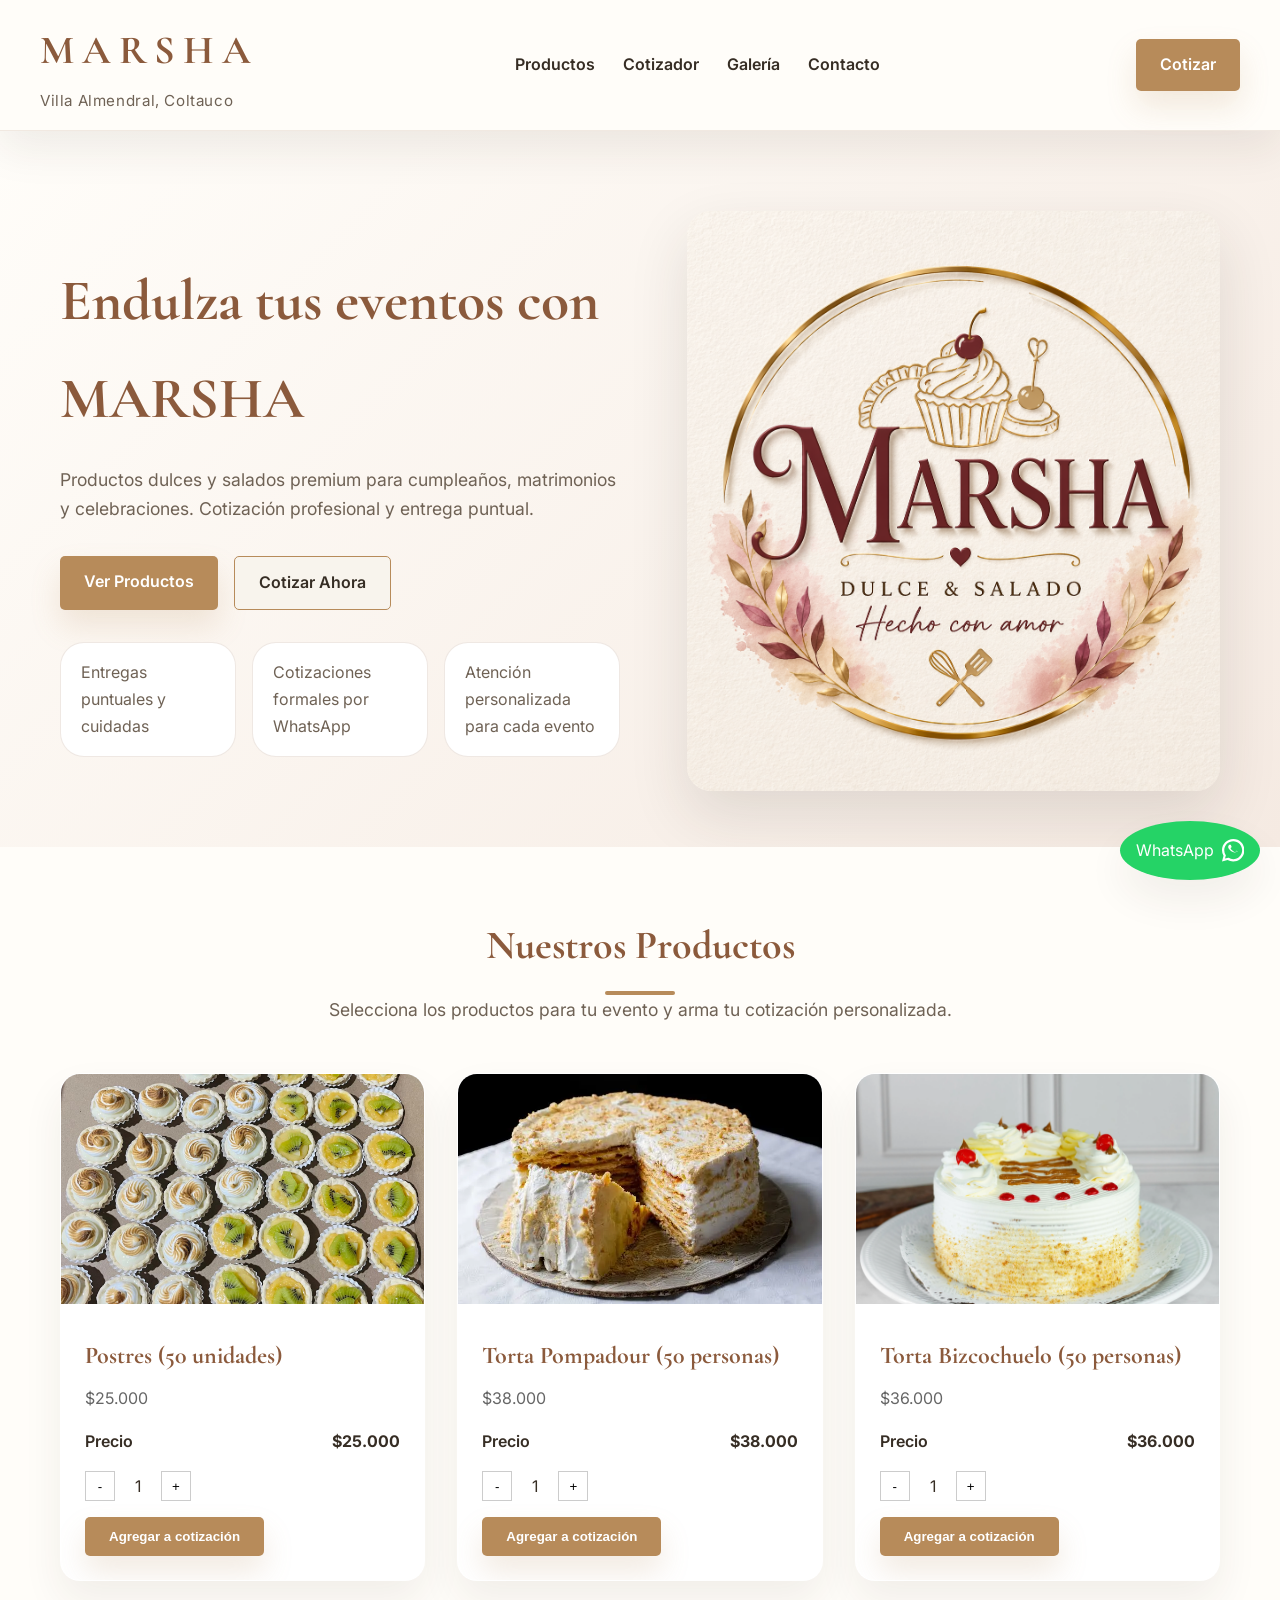
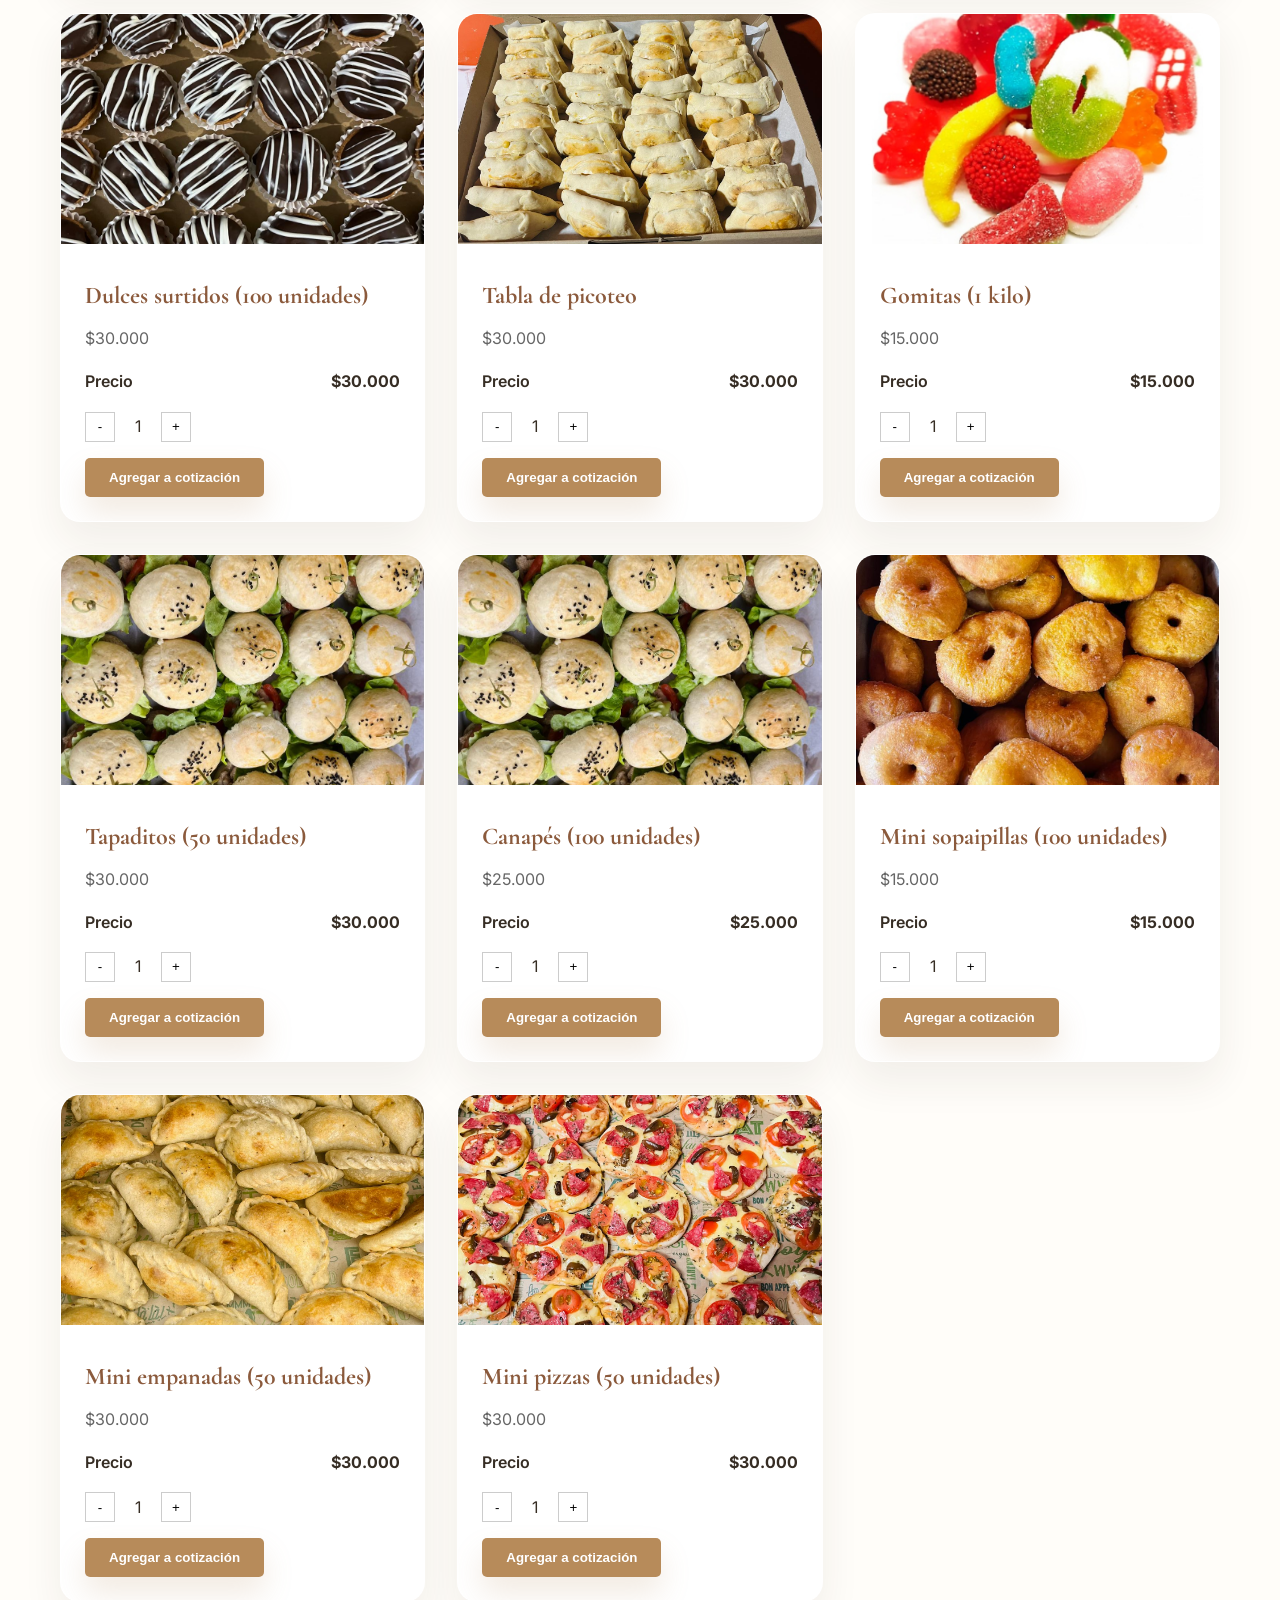
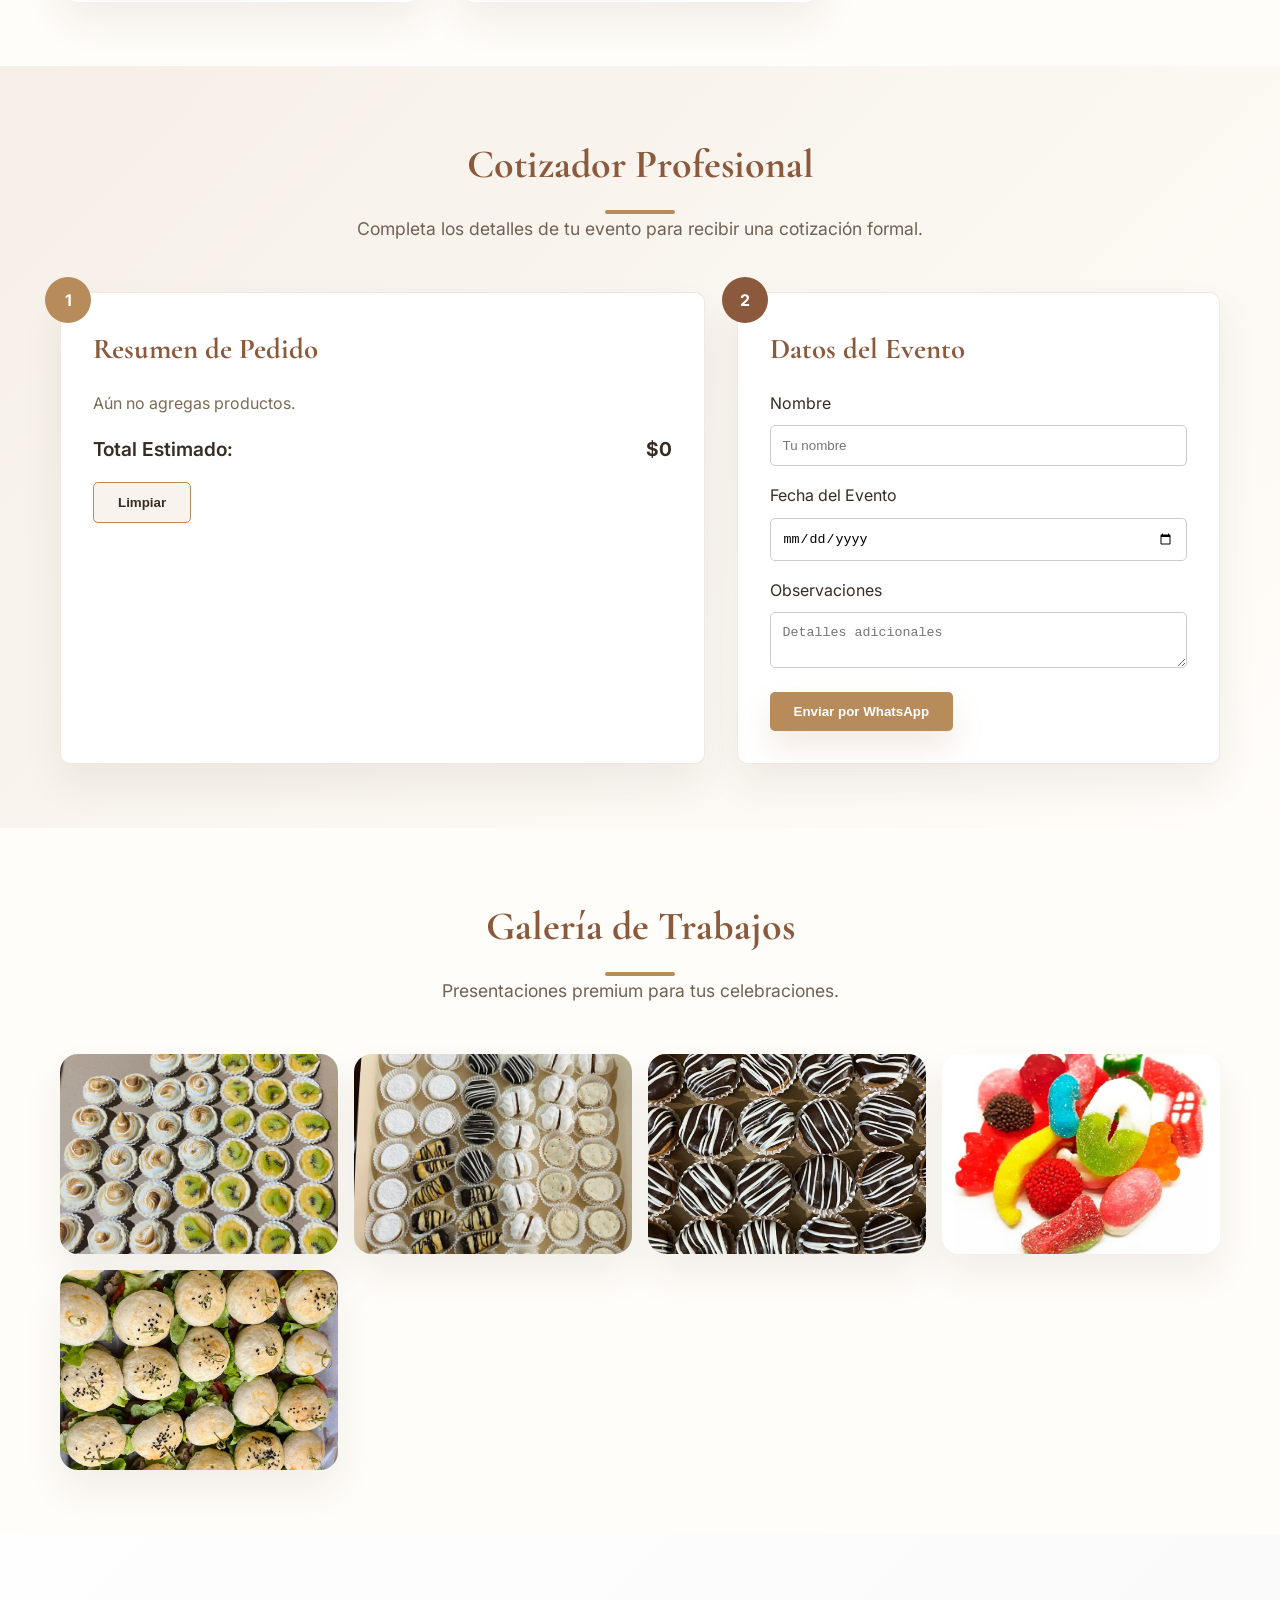
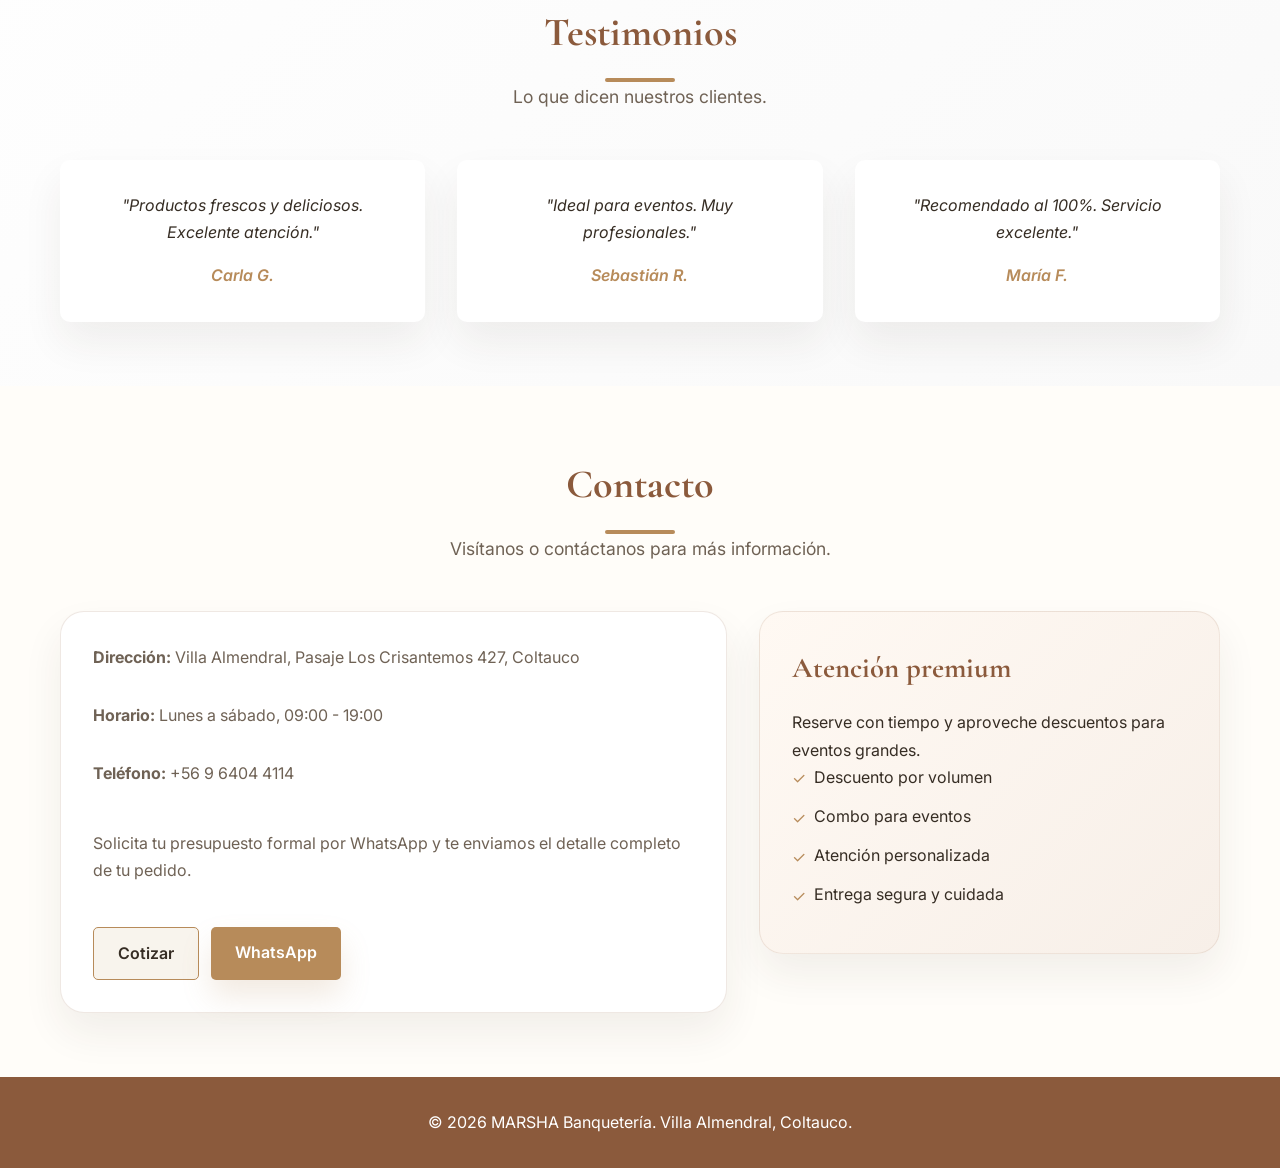
<file: index.html>
<!DOCTYPE html>
<html lang="es">
<head>
  <meta charset="UTF-8" />
  <meta name="viewport" content="width=device-width, initial-scale=1.0" />
  <title>MARSHA Banquetería | Villa Almendral</title>
  <link rel="preconnect" href="https://fonts.googleapis.com" />
  <link rel="preconnect" href="https://fonts.gstatic.com" crossorigin />
  <link href="https://fonts.googleapis.com/css2?family=Cormorant+Garamond:wght@500;600;700&family=Inter:wght@400;500;600;700&display=swap" rel="stylesheet" />
  <link rel="stylesheet" href="styles.css" />
</head>
<body>
  <a id="whatsapp-float" class="whatsapp-float" href="https://wa.me/56964044114" target="_blank" rel="noreferrer">
    <span>WhatsApp</span>
    <svg viewBox="0 0 24 24" aria-hidden="true"><path d="M20.52 3.48A11.89 11.89 0 0012 0C5.37 0 0 5.37 0 12a11.87 11.87 0 001.65 6.06L0 24l5.97-1.56A11.94 11.94 0 0012 24c6.63 0 12-5.37 12-12 0-3.2-1.24-6.19-3.48-8.52zM12 21.6a9.59 9.59 0 01-4.88-1.37l-.35-.2-3.55.93.94-3.47-.23-.36A9.58 9.58 0 012.4 12c0-5.31 4.29-9.6 9.6-9.6s9.6 4.29 9.6 9.6-4.29 9.6-9.6 9.6zm5.31-7.84c-.23-.12-1.38-.68-1.6-.76-.22-.08-.38-.12-.53.12s-.61.76-.75.92-.28.18-.52.06a9.4 9.4 0 01-2.76-1.7 10.02 10.02 0 01-1.86-2.31c-.19-.32 0-.49.14-.61.15-.12.34-.28.51-.42.17-.14.22-.24.33-.4.11-.16.06-.3 0-.42-.06-.12-.53-1.28-.73-1.76-.19-.46-.39-.4-.53-.41h-.45a1.83 1.83 0 00-.67.16 1.45 1.45 0 00-.53.53c-.18.22-.7.69-.7 1.69s.72 1.96.82 2.1c.1.14 1.42 2.32 3.45 3.25 2.42 1.13 2.42.75 2.86.7.44-.06 1.38-.56 1.58-1.1.18-.5.18-.93.12-1.03-.06-.1-.22-.15-.45-.27z"></path></svg>
  </a>

  <header class="site-header">
    <div class="container header-inner">
      <div class="brand">
        <h1>MARSHA</h1>
        <p class="brand-subtitle">Villa Almendral, Coltauco</p>
      </div>
      <nav class="nav-links">
        <a href="#productos">Productos</a>
        <a href="#cotizador">Cotizador</a>
        <a href="#galeria">Galería</a>
        <a href="#contacto">Contacto</a>
      </nav>
      <a class="button button-primary header-button" href="#cotizador">Cotizar</a>
      <button class="hamburger" aria-label="Menú móvil">☰</button>
    </div>
  </header>

  <nav class="mobile-nav">
    <a href="#productos">Productos</a>
    <a href="#cotizador">Cotizar</a>
    <a href="#galeria">Galería</a>
    <a href="#contacto">Contacto</a>
    <a class="button button-primary" href="#cotizador">Cotizar</a>
  </nav>

  <main>
    <section class="hero-section section-animate">
      <div class="container hero-content">
        <div class="hero-text">
          <h2>Endulza tus eventos con MARSHA</h2>
          <p>Productos dulces y salados premium para cumpleaños, matrimonios y celebraciones. Cotización profesional y entrega puntual.</p>
          <div class="hero-actions">
            <a class="button button-primary" href="#productos">Ver Productos</a>
            <a class="button button-secondary" href="#cotizador">Cotizar Ahora</a>
          </div>
          <div class="hero-pill-grid">
            <div class="hero-pill">Entregas puntuales y cuidadas</div>
            <div class="hero-pill">Cotizaciones formales por WhatsApp</div>
            <div class="hero-pill">Atención personalizada para cada evento</div>
          </div>
        </div>
        <div class="hero-image">
          <img src="imagen-11.jpeg" alt="Postres premium" />
        </div>
      </div>
    </section>

    <section id="productos" class="products-section section-animate">
      <div class="container">
        <div class="section-header">
          <h2>Nuestros Productos</h2>
          <p>Selecciona los productos para tu evento y arma tu cotización personalizada.</p>
        </div>
        <div class="products-grid" id="products"></div>
      </div>
    </section>

    <section id="cotizador" class="quote-section section-animate">
      <div class="container">
        <div class="section-header">
          <h2>Cotizador Profesional</h2>
          <p>Completa los detalles de tu evento para recibir una cotización formal.</p>
        </div>
        <div class="quote-layout">
          <div class="cart-panel">
            <h3>Resumen de Pedido</h3>
            <div class="cart-list" id="cart-list">
              <p class="empty-cart">No hay productos seleccionados.</p>
            </div>
            <div class="cart-total">
              <span>Total Estimado:</span>
              <strong id="cart-total">$0</strong>
            </div>
            <button id="reset-cart" class="button button-secondary">Limpiar</button>
          </div>
          <div class="form-panel">
            <h3>Datos del Evento</h3>
            <form class="quote-form">
              <label>
                Nombre
                <input type="text" id="client-name" placeholder="Tu nombre" required />
              </label>
              <label>
                Fecha del Evento
                <input type="date" id="event-date" required />
              </label>
              <label>
                Observaciones
                <textarea id="extra-notes" placeholder="Detalles adicionales"></textarea>
              </label>
              <button id="send-whatsapp" type="button" class="button button-primary">Enviar por WhatsApp</button>
            </form>
          </div>
        </div>
      </div>
    </section>

    <section id="galeria" class="gallery-section section-animate">
      <div class="container">
        <div class="section-header">
          <h2>Galería de Trabajos</h2>
          <p>Presentaciones premium para tus celebraciones.</p>
        </div>
        <div class="gallery-grid">
          <img src="img-04.jpeg" alt="Postres" />
          <img src="img-06.jpeg" alt="Picoteo" />
          <img src="img-07.jpeg" alt="Tabla dulce" />
          <img src="img-12.jpg" alt="Gomitas" />
          <img src="img-08.jpeg" alt="Tapaditos" />
        </div>
      </div>
    </section>

    <section class="testimonials-section section-animate">
      <div class="container">
        <div class="section-header">
          <h2>Testimonios</h2>
          <p>Lo que dicen nuestros clientes.</p>
        </div>
        <div class="testimonials-grid">
          <div class="testimonial">
            <p>"Productos frescos y deliciosos. Excelente atención."</p>
            <cite>Carla G.</cite>
          </div>
          <div class="testimonial">
            <p>"Ideal para eventos. Muy profesionales."</p>
            <cite>Sebastián R.</cite>
          </div>
          <div class="testimonial">
            <p>"Recomendado al 100%. Servicio excelente."</p>
            <cite>María F.</cite>
          </div>
        </div>
      </div>
    </section>

    <section id="contacto" class="contact-section section-animate">
      <div class="container">
        <div class="section-header">
          <h2>Contacto</h2>
          <p>Visítanos o contáctanos para más información.</p>
        </div>
        <div class="contact-content">
          <div class="contact-info">
            <p><strong>Dirección:</strong> Villa Almendral, Pasaje Los Crisantemos 427, Coltauco</p>
            <p><strong>Horario:</strong> Lunes a sábado, 09:00 - 19:00</p>
            <p><strong>Teléfono:</strong> +56 9 6404 4114</p>
            <p class="contact-note">Solicita tu presupuesto formal por WhatsApp y te enviamos el detalle completo de tu pedido.</p>
            <div class="contact-actions">
              <a class="button button-secondary" href="#cotizador">Cotizar</a>
              <a id="contact-whatsapp" class="button button-primary" href="https://wa.me/56964044114" target="_blank" rel="noreferrer">WhatsApp</a>
            </div>
          </div>
          <div class="contact-benefits contact-card">
            <h3>Atención premium</h3>
            <p>Reserve con tiempo y aproveche descuentos para eventos grandes.</p>
            <ul>
              <li>Descuento por volumen</li>
              <li>Combo para eventos</li>
              <li>Atención personalizada</li>
              <li>Entrega segura y cuidada</li>
            </ul>
          </div>
        </div>
      </div>
    </section>
  </main>

  <footer class="site-footer">
    <div class="container">
      <p>&copy; 2026 MARSHA Banquetería. Villa Almendral, Coltauco.</p>
    </div>
  </footer>

  <script src="script.js"></script>
</body>
</html>
</file>
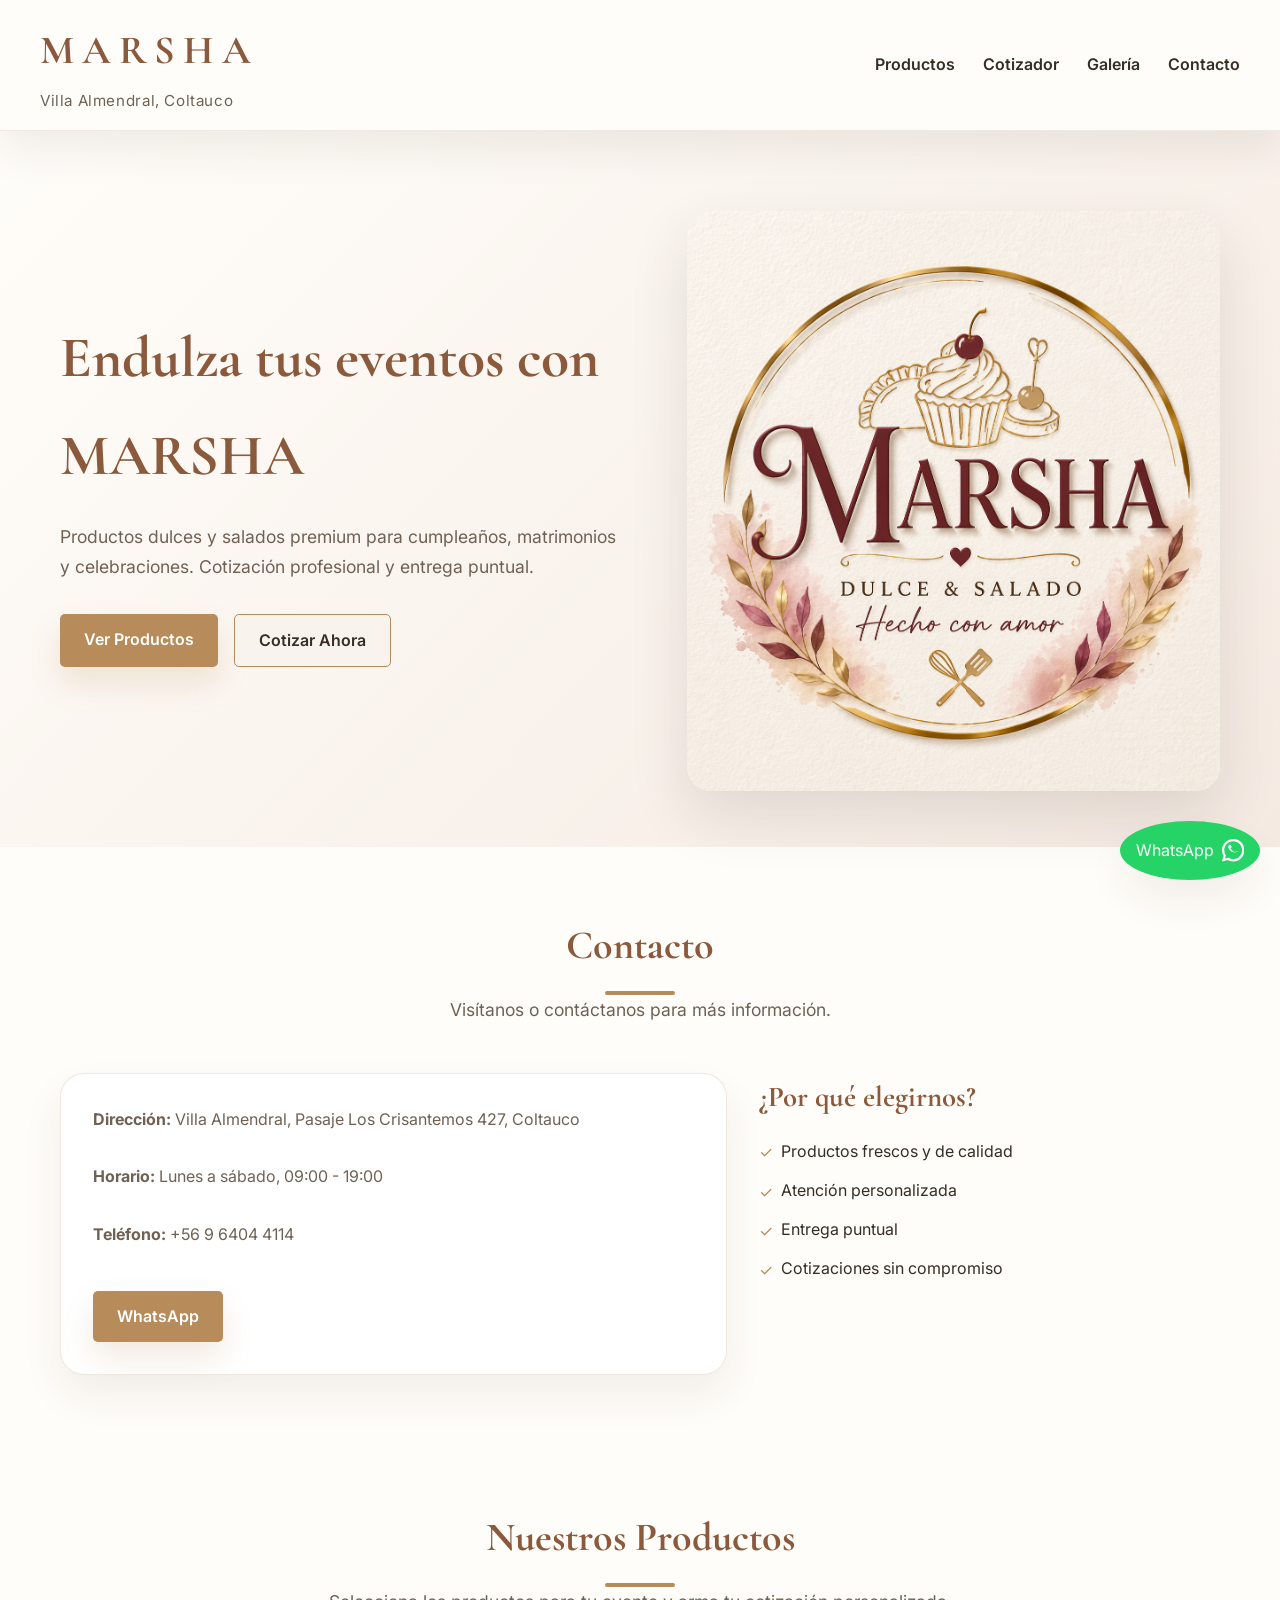
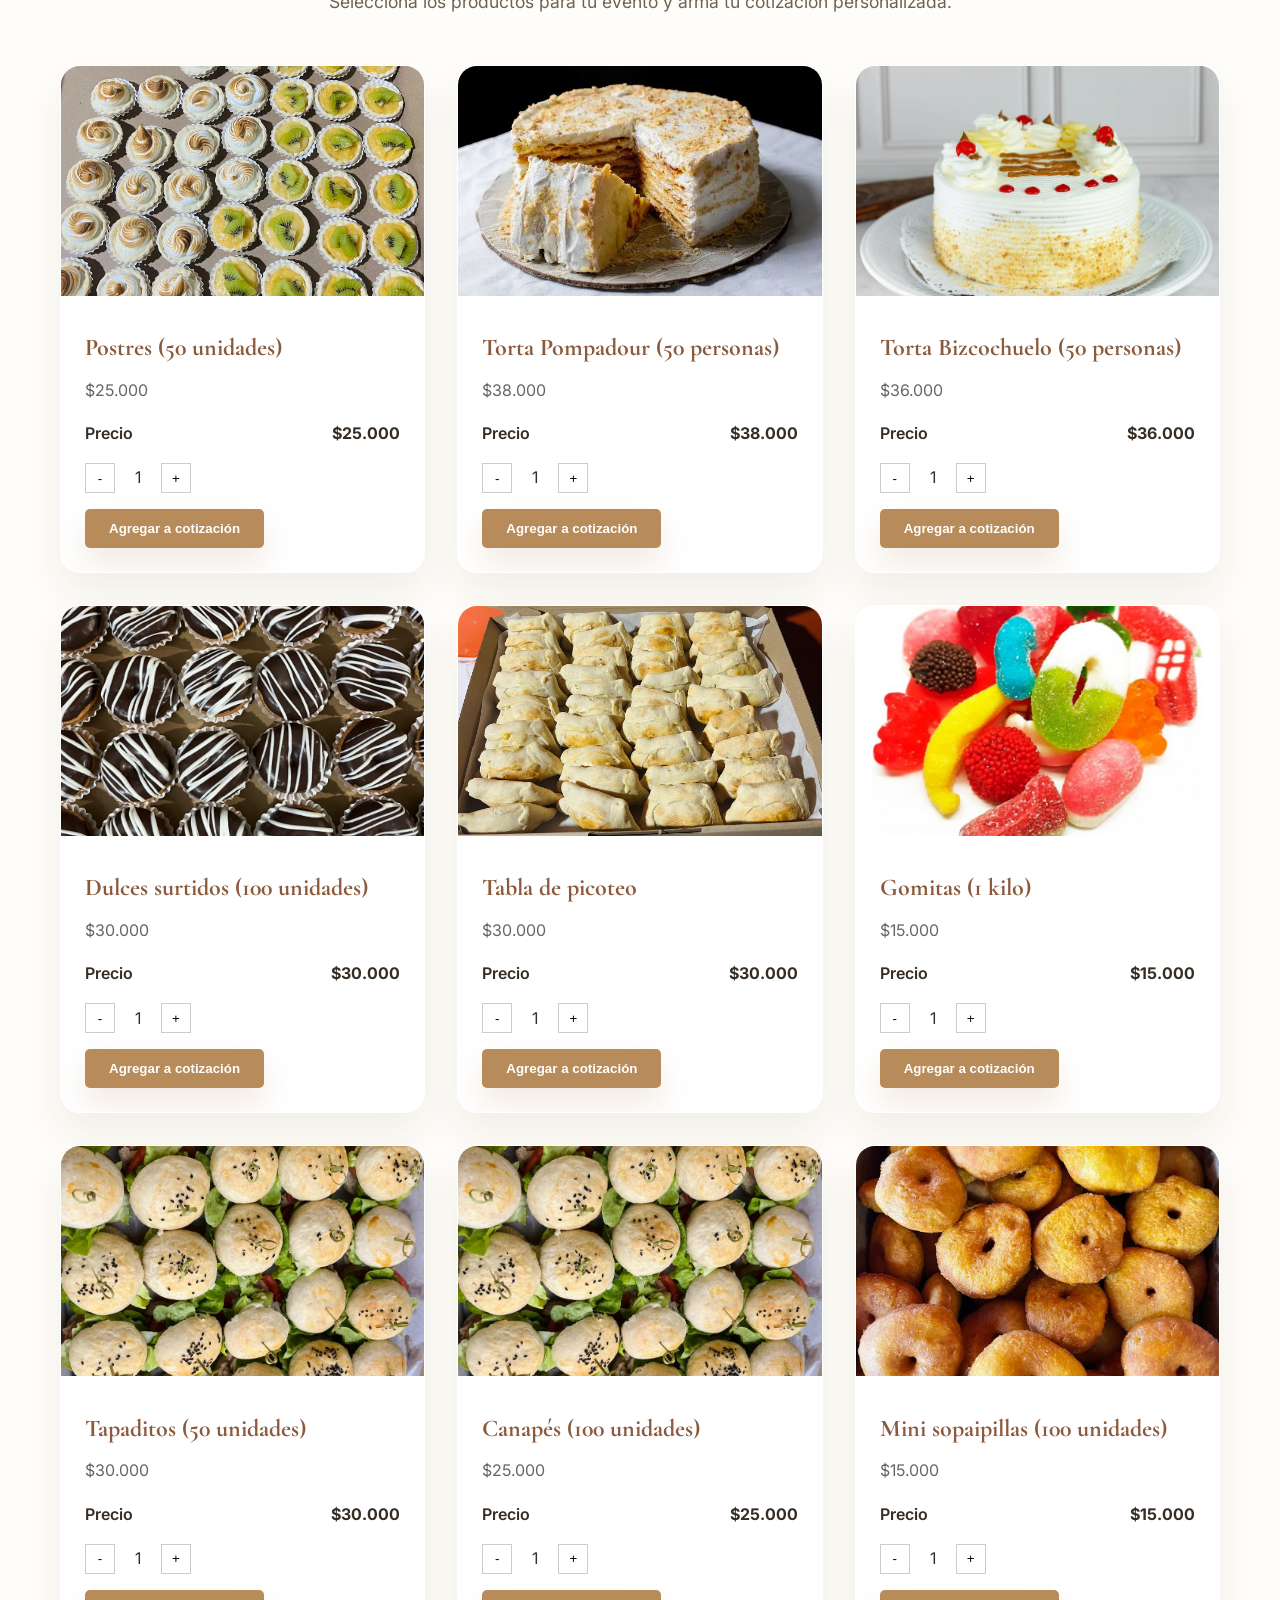
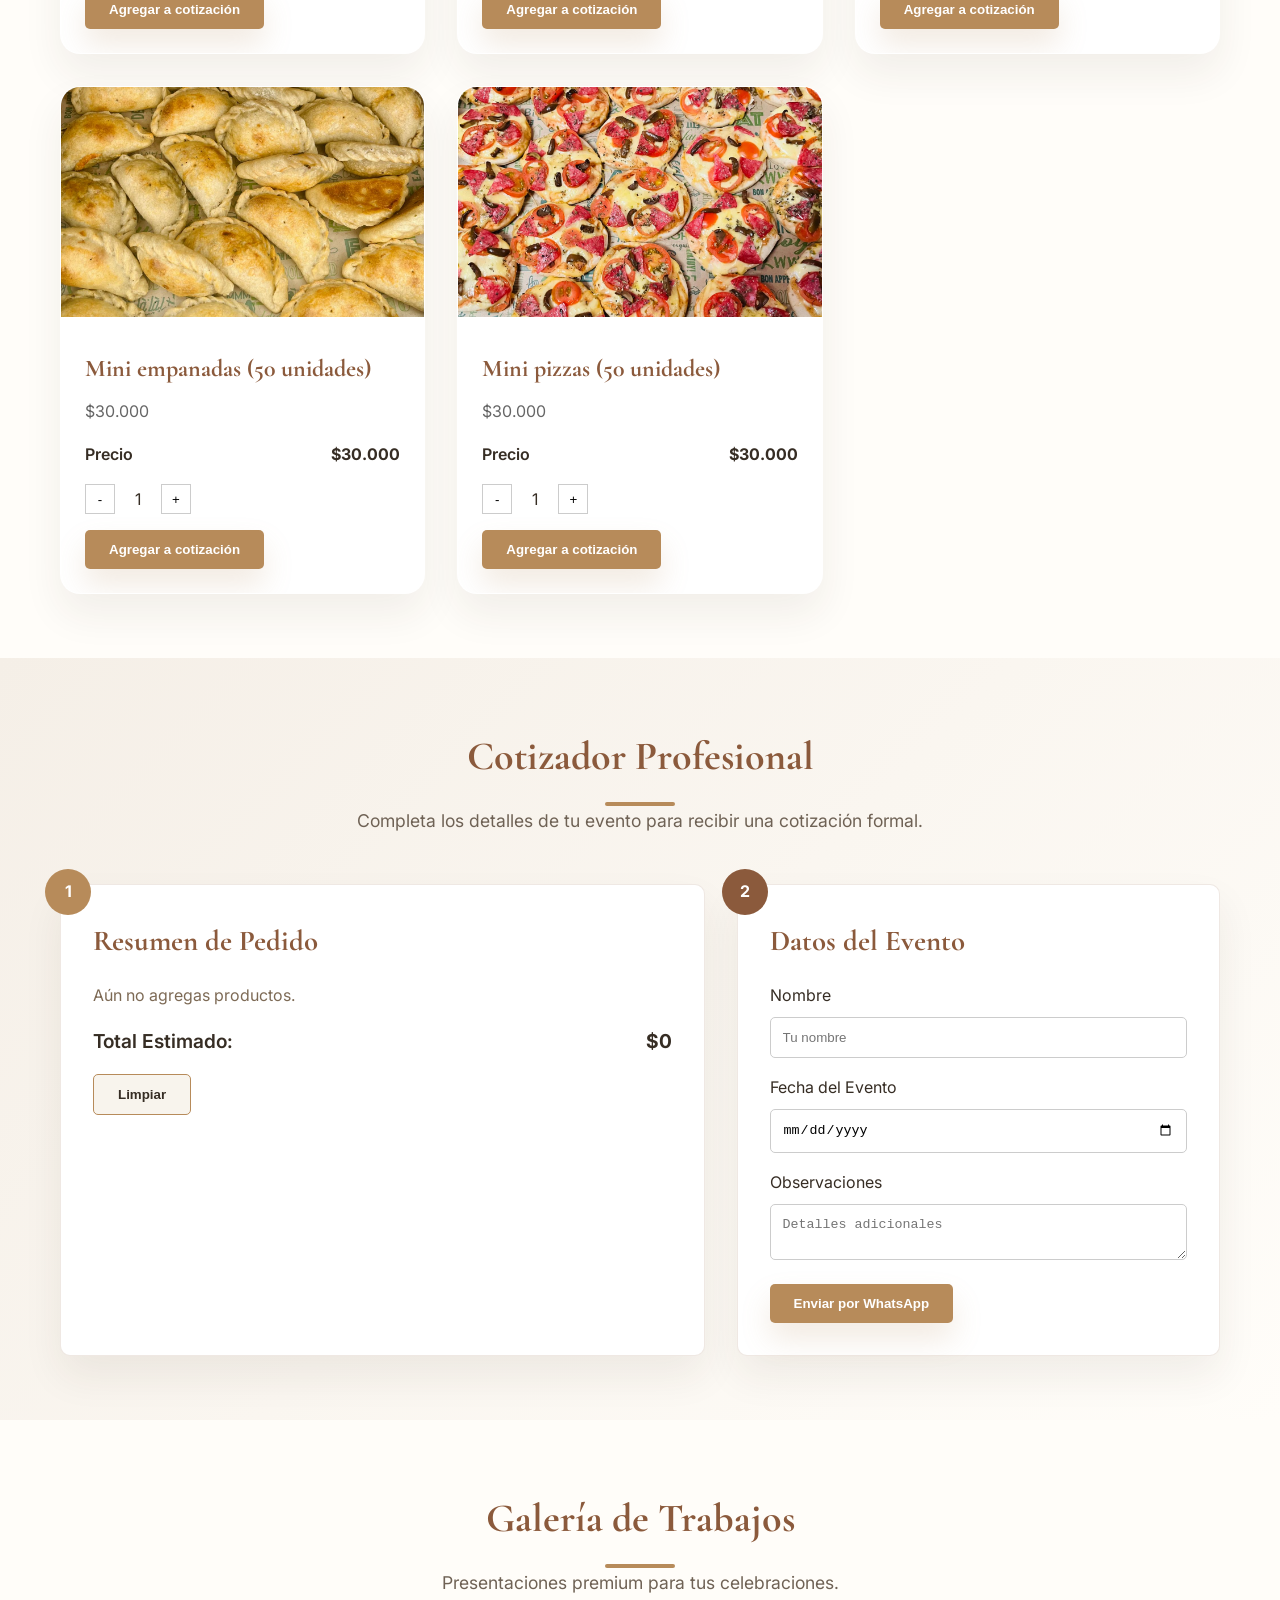
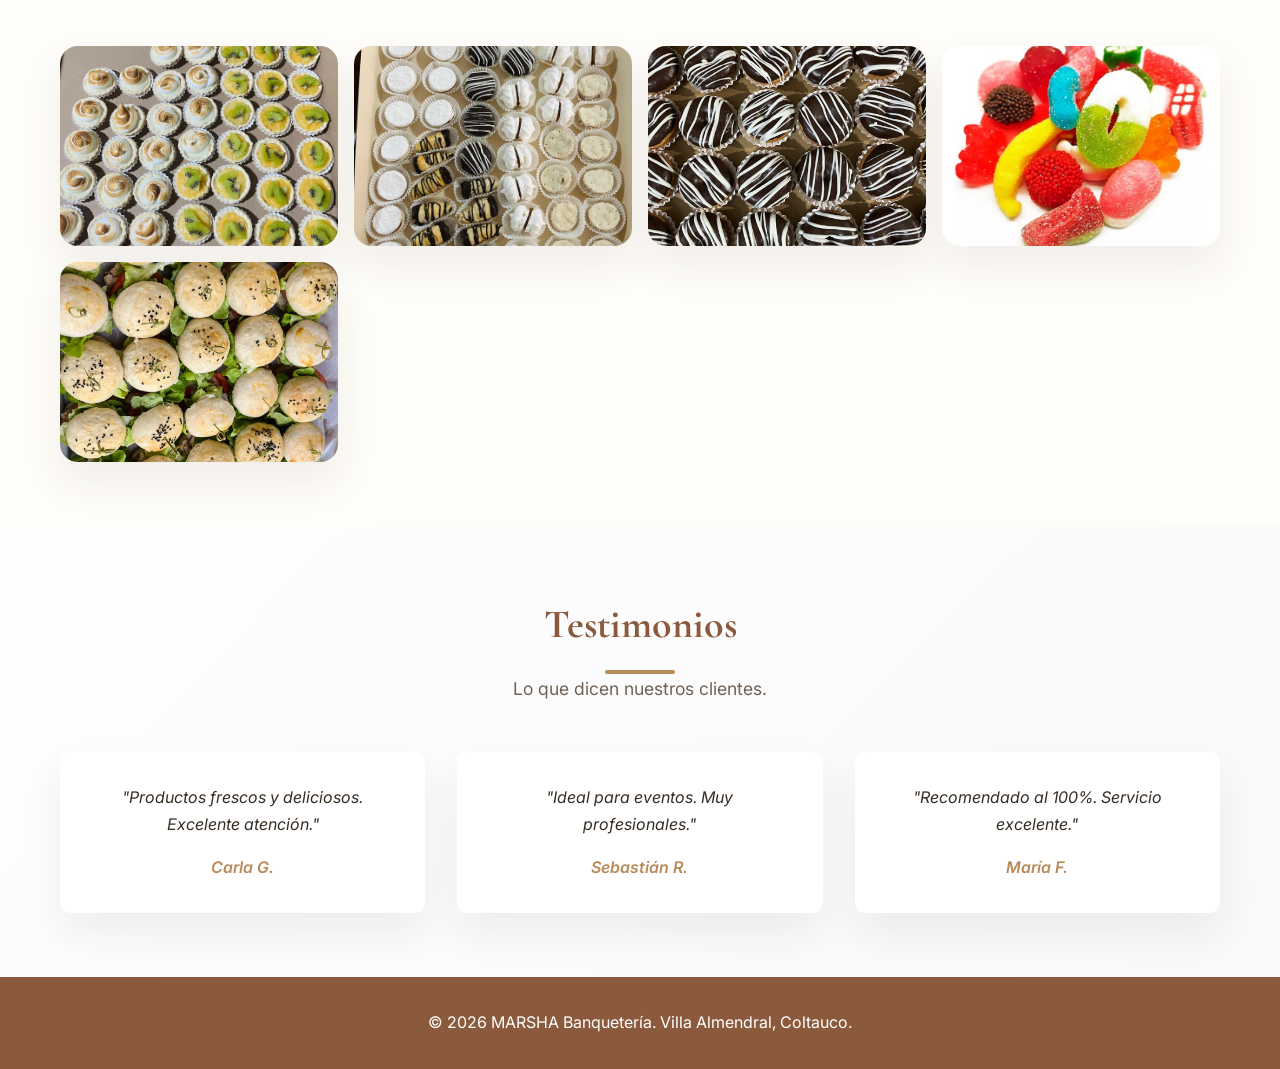
<file: index_new.html>
<!DOCTYPE html>
<html lang="es">
<head>
  <meta charset="UTF-8" />
  <meta name="viewport" content="width=device-width, initial-scale=1.0" />
  <title>MARSHA Banquetería | Villa Almendral</title>
  <link rel="preconnect" href="https://fonts.googleapis.com" />
  <link rel="preconnect" href="https://fonts.gstatic.com" crossorigin />
  <link href="https://fonts.googleapis.com/css2?family=Cormorant+Garamond:wght@500;600;700&family=Inter:wght@400;500;600;700&display=swap" rel="stylesheet" />
  <link rel="stylesheet" href="styles.css" />
</head>
<body>
  <a class="whatsapp-float" href="https://wa.me/56964044114" target="_blank" rel="noreferrer">
    <span>WhatsApp</span>
    <svg viewBox="0 0 24 24" aria-hidden="true"><path d="M20.52 3.48A11.89 11.89 0 0012 0C5.37 0 0 5.37 0 12a11.87 11.87 0 001.65 6.06L0 24l5.97-1.56A11.94 11.94 0 0012 24c6.63 0 12-5.37 12-12 0-3.2-1.24-6.19-3.48-8.52zM12 21.6a9.59 9.59 0 01-4.88-1.37l-.35-.2-3.55.93.94-3.47-.23-.36A9.58 9.58 0 012.4 12c0-5.31 4.29-9.6 9.6-9.6s9.6 4.29 9.6 9.6-4.29 9.6-9.6 9.6zm5.31-7.84c-.23-.12-1.38-.68-1.6-.76-.22-.08-.38-.12-.53.12s-.61.76-.75.92-.28.18-.52.06a9.4 9.4 0 01-2.76-1.7 10.02 10.02 0 01-1.86-2.31c-.19-.32 0-.49.14-.61.15-.12.34-.28.51-.42.17-.14.22-.24.33-.4.11-.16.06-.3 0-.42-.06-.12-.53-1.28-.73-1.76-.19-.46-.39-.4-.53-.41h-.45a1.83 1.83 0 00-.67.16 1.45 1.45 0 00-.53.53c-.18.22-.7.69-.7 1.69s.72 1.96.82 2.1c.1.14 1.42 2.32 3.45 3.25 2.42 1.13 2.42.75 2.86.7.44-.06 1.38-.56 1.58-1.1.18-.5.18-.93.12-1.03-.06-.1-.22-.15-.45-.27z"></path></svg>
  </a>

  <header class="site-header">
    <div class="container header-inner">
      <div class="brand">
        <h1>MARSHA</h1>
        <p class="brand-subtitle">Villa Almendral, Coltauco</p>
      </div>
      <nav class="nav-links">
        <a href="#productos">Productos</a>
        <a href="#cotizador">Cotizador</a>
        <a href="#galeria">Galería</a>
        <a href="#contacto">Contacto</a>
      </nav>
      <button class="hamburger" aria-label="Menú móvil">☰</button>
    </div>
  </header>

  <nav class="mobile-nav">
    <a href="#productos">Productos</a>
    <a href="#cotizador">Cotizador</a>
    <a href="#galeria">Galería</a>
    <a href="#contacto">Contacto</a>
    <a class="button button-primary" href="https://wa.me/56964044114" target="_blank" rel="noreferrer">Cotizar</a>
  </nav>

  <main>
    <section class="hero-section">
      <div class="container hero-content">
        <div class="hero-text">
          <h2>Endulza tus eventos con MARSHA</h2>
          <p>Productos dulces y salados premium para cumpleaños, matrimonios y celebraciones. Cotización profesional y entrega puntual.</p>
          <div class="hero-actions">
            <a class="button button-primary" href="#productos">Ver Productos</a>
            <a class="button button-secondary" href="#cotizador">Cotizar Ahora</a>
          </div>
        </div>
        <div class="hero-image">
          <img src="imagen-11.jpeg" alt="Postres premium" />
        </div>
      </div>
    </section>

    <section id="contacto" class="contact-section">
      <div class="container">
        <div class="section-header">
          <h2>Contacto</h2>
          <p>Visítanos o contáctanos para más información.</p>
        </div>
        <div class="contact-content">
          <div class="contact-info">
            <p><strong>Dirección:</strong> Villa Almendral, Pasaje Los Crisantemos 427, Coltauco</p>
            <p><strong>Horario:</strong> Lunes a sábado, 09:00 - 19:00</p>
            <p><strong>Teléfono:</strong> +56 9 6404 4114</p>
            <a class="button button-primary" href="https://wa.me/56964044114" target="_blank" rel="noreferrer">WhatsApp</a>
          </div>
          <div class="contact-benefits">
            <h3>¿Por qué elegirnos?</h3>
            <ul>
              <li>Productos frescos y de calidad</li>
              <li>Atención personalizada</li>
              <li>Entrega puntual</li>
              <li>Cotizaciones sin compromiso</li>
            </ul>
          </div>
        </div>
      </div>
    </section>

    <section id="productos" class="products-section">
      <div class="container">
        <div class="section-header">
          <h2>Nuestros Productos</h2>
          <p>Selecciona los productos para tu evento y arma tu cotización personalizada.</p>
        </div>
        <div class="products-grid" id="products"></div>
      </div>
    </section>

    <section id="cotizador" class="quote-section">
      <div class="container">
        <div class="section-header">
          <h2>Cotizador Profesional</h2>
          <p>Completa los detalles de tu evento para recibir una cotización formal.</p>
        </div>
        <div class="quote-layout">
          <div class="cart-panel">
            <h3>Resumen de Pedido</h3>
            <div class="cart-list" id="cart-list">
              <p class="empty-cart">No hay productos seleccionados.</p>
            </div>
            <div class="cart-total">
              <span>Total Estimado:</span>
              <strong id="cart-total">$0</strong>
            </div>
            <button id="reset-cart" class="button button-secondary">Limpiar</button>
          </div>
          <div class="form-panel">
            <h3>Datos del Evento</h3>
            <form class="quote-form">
              <label>
                Nombre
                <input type="text" id="client-name" placeholder="Tu nombre" required />
              </label>
              <label>
                Fecha del Evento
                <input type="date" id="event-date" required />
              </label>
              <label>
                Observaciones
                <textarea id="extra-notes" placeholder="Detalles adicionales"></textarea>
              </label>
              <button id="send-whatsapp" class="button button-primary">Enviar por WhatsApp</button>
            </form>
          </div>
        </div>
      </div>
    </section>

    <section id="galeria" class="gallery-section">
      <div class="container">
        <div class="section-header">
          <h2>Galería de Trabajos</h2>
          <p>Presentaciones premium para tus celebraciones.</p>
        </div>
        <div class="gallery-grid">
          <img src="img-04.jpeg" alt="Postres" />
          <img src="img-06.jpeg" alt="Picoteo" />
          <img src="img-07.jpeg" alt="Tabla dulce" />
          <img src="img-12.jpg" alt="Gomitas" />
          <img src="img-08.jpeg" alt="Tapaditos" />
        </div>
      </div>
    </section>

    <section class="testimonials-section">
      <div class="container">
        <div class="section-header">
          <h2>Testimonios</h2>
          <p>Lo que dicen nuestros clientes.</p>
        </div>
        <div class="testimonials-grid">
          <div class="testimonial">
            <p>"Productos frescos y deliciosos. Excelente atención."</p>
            <cite>Carla G.</cite>
          </div>
          <div class="testimonial">
            <p>"Ideal para eventos. Muy profesionales."</p>
            <cite>Sebastián R.</cite>
          </div>
          <div class="testimonial">
            <p>"Recomendado al 100%. Servicio excelente."</p>
            <cite>María F.</cite>
          </div>
        </div>
      </div>
    </section>
  </main>

  <footer class="site-footer">
    <div class="container">
      <p>&copy; 2026 MARSHA Banquetería. Villa Almendral, Coltauco.</p>
    </div>
  </footer>

  <script src="script.js"></script>
</body>
</html>
</file>
<file: styles.css>
:root {
  --primary-color: #b78b5a;
  --secondary-color: #f8f4ed;
  --accent-color: #8b5a3c;
  --text-color: #362d24;
  --text-muted: #6f6255;
  --bg-color: #fffdf9;
  --surface: #ffffff;
  --surface-soft: #f5efe7;
  --border: rgba(139, 90, 60, 0.14);
  --shadow: 0 20px 40px rgba(51, 40, 29, 0.07);
  --shadow-strong: 0 24px 60px rgba(51, 40, 29, 0.12);
  font-family: 'Inter', sans-serif;
}

html {
  scroll-behavior: smooth;
}

* {
  margin: 0;
  padding: 0;
  box-sizing: border-box;
}

body {
  background: radial-gradient(circle at top left, rgba(255, 250, 243, 0.95), rgba(255, 250, 243, 1) 35%);
  color: var(--text-color);
  line-height: 1.7;
}

.container {
  max-width: 1200px;
  margin: 0 auto;
  padding: 0 20px;
}

.hamburger {
  display: none;
  background: none;
  border: none;
  font-size: 1.5rem;
  cursor: pointer;
  color: var(--text-color);
  padding: 0.5rem;
}

.mobile-nav {
  display: none;
  position: absolute;
  top: 100%;
  left: 0;
  right: 0;
  background: rgba(255, 253, 249, 0.95);
  box-shadow: 0 20px 50px rgba(51, 40, 29, 0.08);
  flex-direction: column;
  padding: 1rem;
  gap: 1rem;
  z-index: 1000;
}

.mobile-nav a {
  text-decoration: none;
  color: var(--text-color);
  font-weight: 600;
  padding: 0.5rem 0;
  border-bottom: 1px solid rgba(139, 90, 60, 0.1);
}

.mobile-nav.active {
  display: flex;
}

.site-header {
  background: rgba(255, 253, 249, 0.95);
  backdrop-filter: blur(12px);
  box-shadow: 0 18px 40px rgba(51, 40, 29, 0.08);
  position: sticky;
  top: 0;
  z-index: 100;
  border-bottom: 1px solid rgba(139, 90, 60, 0.12);
}

.header-inner {
  display: flex;
  justify-content: space-between;
  align-items: center;
  padding: 1rem 0;
  gap: 1rem;
}

.brand h1 {
  font-family: 'Cormorant Garamond', serif;
  font-size: 2.5rem;
  color: var(--accent-color);
  letter-spacing: 0.2em;
  text-transform: uppercase;
}

.brand-subtitle {
  font-size: 0.95rem;
  color: var(--text-muted);
  margin-top: 0.25rem;
  letter-spacing: 0.04em;
}

.nav-links {
  display: flex;
  gap: 1.75rem;
  flex-wrap: wrap;
  align-items: center;
}

.nav-links a {
  position: relative;
  text-decoration: none;
  color: var(--text-color);
  font-weight: 600;
  transition: color 0.25s ease, transform 0.25s ease;
}

.nav-links a::after {
  content: '';
  position: absolute;
  left: 0;
  bottom: -6px;
  width: 0;
  height: 2px;
  background: var(--primary-color);
  transition: width 0.25s ease;
}

.nav-links a:hover,
.nav-links a.active {
  color: var(--primary-color);
  transform: translateY(-1px);
}

.nav-links a:hover::after,
.nav-links a.active::after {
  width: 100%;
}

.header-button {
  white-space: nowrap;
}

.button {
  display: inline-block;
  padding: 0.75rem 1.5rem;
  text-decoration: none;
  border: none;
  border-radius: 5px;
  font-weight: 600;
  cursor: pointer;
  transition: all 0.25s ease;
}

.button-primary {
  background-color: var(--primary-color);
  color: white;
  box-shadow: 0 16px 30px rgba(183, 139, 90, 0.18);
}

.button-primary:hover {
  background-color: var(--accent-color);
  transform: translateY(-1px);
}

.button-secondary {
  background-color: var(--secondary-color);
  color: var(--text-color);
  border: 1px solid var(--primary-color);
}

.button-secondary:hover {
  background-color: var(--primary-color);
  color: white;
}

.hero-section {
  background: linear-gradient(135deg, #fffdf9 0%, #f5eae2 100%);
  padding: 5rem 0 3rem;
}

.hero-content {
  display: grid;
  grid-template-columns: minmax(0, 1.1fr) minmax(320px, 1fr);
  gap: 2.5rem;
  align-items: center;
}

.hero-text {
  max-width: 560px;
}

.hero-text h2 {
  font-family: 'Cormorant Garamond', serif;
  font-size: clamp(2.8rem, 5vw, 3.6rem);
  margin-bottom: 1rem;
  color: var(--accent-color);
}

.hero-text p {
  font-size: 1.1rem;
  color: var(--text-muted);
  margin-bottom: 2rem;
}

.hero-actions {
  display: flex;
  gap: 1rem;
  flex-wrap: wrap;
  margin-bottom: 2rem;
}

.hero-pill-grid {
  display: grid;
  grid-template-columns: repeat(3, minmax(0, 1fr));
  gap: 1rem;
}

.hero-pill {
  background: var(--surface);
  border: 1px solid var(--border);
  border-radius: 1.5rem;
  padding: 1rem 1.25rem;
  color: var(--text-muted);
  box-shadow: inset 0 0 0 rgba(0, 0, 0, 0.02);
  transition: transform 0.3s ease, box-shadow 0.3s ease, border-color 0.3s ease;
}

.hero-pill:hover {
  transform: translateY(-3px);
  border-color: var(--primary-color);
  box-shadow: 0 18px 40px rgba(88, 60, 35, 0.08);
}

.hero-image img {
  width: 100%;
  border-radius: 24px;
  box-shadow: var(--shadow-strong);
  transition: transform 0.4s ease;
}

.hero-image img:hover {
  transform: scale(1.02);
}

.section-animate {
  opacity: 0;
  transform: translateY(24px);
  transition: opacity 0.8s ease, transform 0.8s ease;
}

.section-animate.is-visible {
  opacity: 1;
  transform: translateY(0);
}

.products-section {
  padding: 4rem 0;
  background-color: var(--bg-color);
}

.section-header {
  text-align: center;
  margin-bottom: 3rem;
}

.section-header h2 {
  position: relative;
  font-family: 'Cormorant Garamond', serif;
  font-size: 2.5rem;
  color: var(--accent-color);
  margin-bottom: 1rem;
}

.section-header h2::after {
  content: '';
  width: 70px;
  height: 4px;
  background: var(--primary-color);
  position: absolute;
  left: 50%;
  transform: translateX(-50%);
  bottom: -1rem;
  border-radius: 999px;
}

.section-header p {
  color: var(--text-muted);
  font-size: 1.1rem;
}

.products-grid {
  display: grid;
  grid-template-columns: repeat(auto-fit, minmax(300px, 1fr));
  gap: 2rem;
}

.product-card {
  background: var(--surface);
  border-radius: 20px;
  overflow: hidden;
  box-shadow: var(--shadow);
  transition: transform 0.35s ease, box-shadow 0.35s ease, border-color 0.35s ease;
  border: 1px solid transparent;
}

.product-card:hover {
  transform: translateY(-6px);
  box-shadow: var(--shadow-strong);
  border-color: rgba(183, 139, 90, 0.22);
}

.product-card img {
  width: 100%;
  height: 230px;
  object-fit: cover;
}

.product-card-body {
  padding: 1.5rem;
}

.product-card h4 {
  font-family: 'Cormorant Garamond', serif;
  font-size: 1.5rem;
  margin-bottom: 0.5rem;
  color: var(--accent-color);
}

.product-card p {
  color: #666;
  margin-bottom: 1rem;
}

.product-price {
  display: flex;
  justify-content: space-between;
  align-items: center;
  margin-bottom: 1rem;
  font-weight: 600;
}

.quantity-selector {
  display: flex;
  align-items: center;
  gap: 0.5rem;
  margin-bottom: 1rem;
}

.quantity-selector button {
  width: 30px;
  height: 30px;
  border: 1px solid #ccc;
  background: white;
  cursor: pointer;
}

.quantity-selector span {
  min-width: 30px;
  text-align: center;
}

.quote-section {
  padding: 4rem 0;
  background: linear-gradient(135deg, #f5efe7 0%, #fffdf9 100%);
}

.quote-layout {
  display: grid;
  grid-template-columns: 1.2fr 0.9fr;
  gap: 2rem;
}

.cart-panel,
.form-panel {
  border: 1px solid var(--border);
}

.cart-panel {
  position: relative;
}

.cart-panel::before {
  content: '1';
  position: absolute;
  top: -16px;
  left: -16px;
  width: 46px;
  height: 46px;
  border-radius: 50%;
  background: var(--primary-color);
  color: white;
  display: grid;
  place-items: center;
  font-weight: 700;
}

.form-panel {
  position: relative;
}

.form-panel::before {
  content: '2';
  position: absolute;
  top: -16px;
  left: -16px;
  width: 46px;
  height: 46px;
  border-radius: 50%;
  background: var(--accent-color);
  color: white;
  display: grid;
  place-items: center;
  font-weight: 700;
}

.quote-form input:focus,
.quote-form textarea:focus,
.quantity-selector button:focus,
.button:focus-visible,
.nav-links a:focus-visible {
  outline: 3px solid rgba(183, 139, 90, 0.25);
  outline-offset: 3px;
}

.cart-panel, .form-panel {
  background: white;
  padding: 2rem;
  border-radius: 10px;
  box-shadow: var(--shadow);
}

.cart-panel h3, .form-panel h3 {
  font-family: 'Cormorant Garamond', serif;
  font-size: 1.8rem;
  margin-bottom: 1rem;
  color: var(--accent-color);
}

.cart-list {
  margin-bottom: 1rem;
}

.cart-item {
  display: flex;
  justify-content: space-between;
  padding: 0.5rem 0;
  border-bottom: 1px solid #eee;
}

.cart-total {
  display: flex;
  justify-content: space-between;
  font-weight: 600;
  font-size: 1.2rem;
  margin-bottom: 1rem;
}

.quote-form label {
  display: block;
  margin-bottom: 1rem;
}

.quote-form input, .quote-form textarea {
  width: 100%;
  padding: 0.75rem;
  border: 1px solid #ccc;
  border-radius: 5px;
  margin-top: 0.5rem;
}

.gallery-section {
  padding: 4rem 0;
  background-color: var(--bg-color);
}

.gallery-grid {
  display: grid;
  grid-template-columns: repeat(auto-fit, minmax(250px, 1fr));
  gap: 1rem;
}

.gallery-grid img {
  width: 100%;
  height: 200px;
  object-fit: cover;
  border-radius: 18px;
  box-shadow: var(--shadow);
  transition: transform 0.35s ease, filter 0.35s ease;
}

.gallery-grid img:hover {
  transform: translateY(-6px);
  filter: saturate(1.05);
  box-shadow: var(--shadow);
}

.testimonials-section {
  padding: 4rem 0;
  background: linear-gradient(135deg, #fefefe 0%, #f9f9f9 100%);
}

.testimonials-grid {
  display: grid;
  grid-template-columns: repeat(auto-fit, minmax(300px, 1fr));
  gap: 2rem;
}

.testimonial {
  background: white;
  padding: 2rem;
  border-radius: 10px;
  box-shadow: var(--shadow);
  text-align: center;
}

.testimonial p {
  font-style: italic;
  margin-bottom: 1rem;
}

.testimonial cite {
  font-weight: 600;
  color: var(--primary-color);
}

.contact-section {
  padding: 4rem 0;
  background-color: var(--bg-color);
}

.contact-content {
  display: grid;
  grid-template-columns: 1.3fr 0.9fr;
  gap: 2rem;
  align-items: start;
}

.contact-info {
  display: grid;
  gap: 1rem;
  padding: 2rem;
  background: var(--surface);
  border: 1px solid var(--border);
  border-radius: 24px;
  box-shadow: var(--shadow);
}

.contact-info p {
  margin-bottom: 0.9rem;
  color: var(--text-muted);
}

.contact-note {
  font-size: 1rem;
  color: #584131;
  line-height: 1.7;
  margin-top: 0.8rem;
}

.contact-actions {
  display: flex;
  gap: 0.75rem;
  flex-wrap: wrap;
}

.contact-info .button {
  width: fit-content;
  margin-top: 0.75rem;
}

.contact-card {
  background: linear-gradient(135deg, #fff9f3 0%, #f7efe8 100%);
  padding: 2rem;
  border-radius: 24px;
  border: 1px solid rgba(139, 90, 60, 0.12);
  box-shadow: var(--shadow);
}

.contact-benefits h3 {
  font-family: 'Cormorant Garamond', serif;
  font-size: 1.8rem;
  margin-bottom: 1rem;
  color: var(--accent-color);
}

.contact-benefits ul {
  list-style: none;
  padding: 0;
}

.contact-benefits li {
  margin-bottom: 0.75rem;
  padding-left: 1.4rem;
  position: relative;
}

.contact-benefits li::before {
  content: '✓';
  position: absolute;
  left: 0;
  top: 0.1rem;
  color: var(--primary-color);
}

.site-footer {
  background-color: var(--accent-color);
  color: white;
  text-align: center;
  padding: 2rem 0;
}

.whatsapp-float {
  position: fixed;
  bottom: 20px;
  right: 20px;
  background-color: #25d366;
  color: white;
  padding: 1rem;
  border-radius: 50%;
  box-shadow: var(--shadow);
  text-decoration: none;
  display: flex;
  align-items: center;
  gap: 0.5rem;
  z-index: 1000;
}

.whatsapp-float:hover {
  background-color: #128c7e;
}

@media (max-width: 768px) {
  .hero-content, .quote-layout, .contact-content {
    grid-template-columns: 1fr;
  }

  .header-inner {
    flex-direction: column;
    gap: 1rem;
  }

  .nav-links {
    display: none;
  }

  .header-button {
    display: none;
  }

  .hamburger {
    display: block;
    align-self: flex-end;
  }

  .mobile-nav {
    display: none;
  }

  .mobile-nav.active {
    display: flex;
  }

  .products-grid, .gallery-grid, .testimonials-grid {
    grid-template-columns: 1fr;
  }

  .hero-text h2 {
    font-size: 2.5rem;
  }

  .hero-pill-grid {
    grid-template-columns: 1fr;
  }

  .section-header h2 {
    font-size: 2rem;
  }

  .product-card-body {
    padding: 1rem;
  }

  .quote-layout {
    grid-template-columns: 1fr;
  }

  .contact-content {
    grid-template-columns: 1fr;
  }

  .container {
    padding: 0 15px;
  }

  .hero-section {
    padding: 3rem 0 2rem;
  }

  .section-animate {
    opacity: 1;
    transform: none;
  }
}
.whatsapp-float svg {
  width: 1.4rem;
  height: 1.4rem;
  fill: currentColor;
}
.empty-cart {
  color: #7d6a55;
  margin: 0;
}
@media (max-width: 900px) {
  .header-inner,
  .cart-grid,
  .contact-content,
  .gallery-grid,
  .testimonials-grid,
  .events-grid,
  .stats-grid {
    grid-template-columns: 1fr;
  }

  .nav-links {
    justify-content: center;
  }
}
@media (max-width: 680px) {
  .hero-section {
    padding-top: 2rem;
  }

  .header-inner {
    flex-direction: column;
    align-items: stretch;
  }

  .nav-links {
    justify-content: center;
  }

  .hero-copy h2 {
    font-size: 2.4rem;
  }

  .stats-grid {
    grid-template-columns: 1fr;
  }
}
</file>
